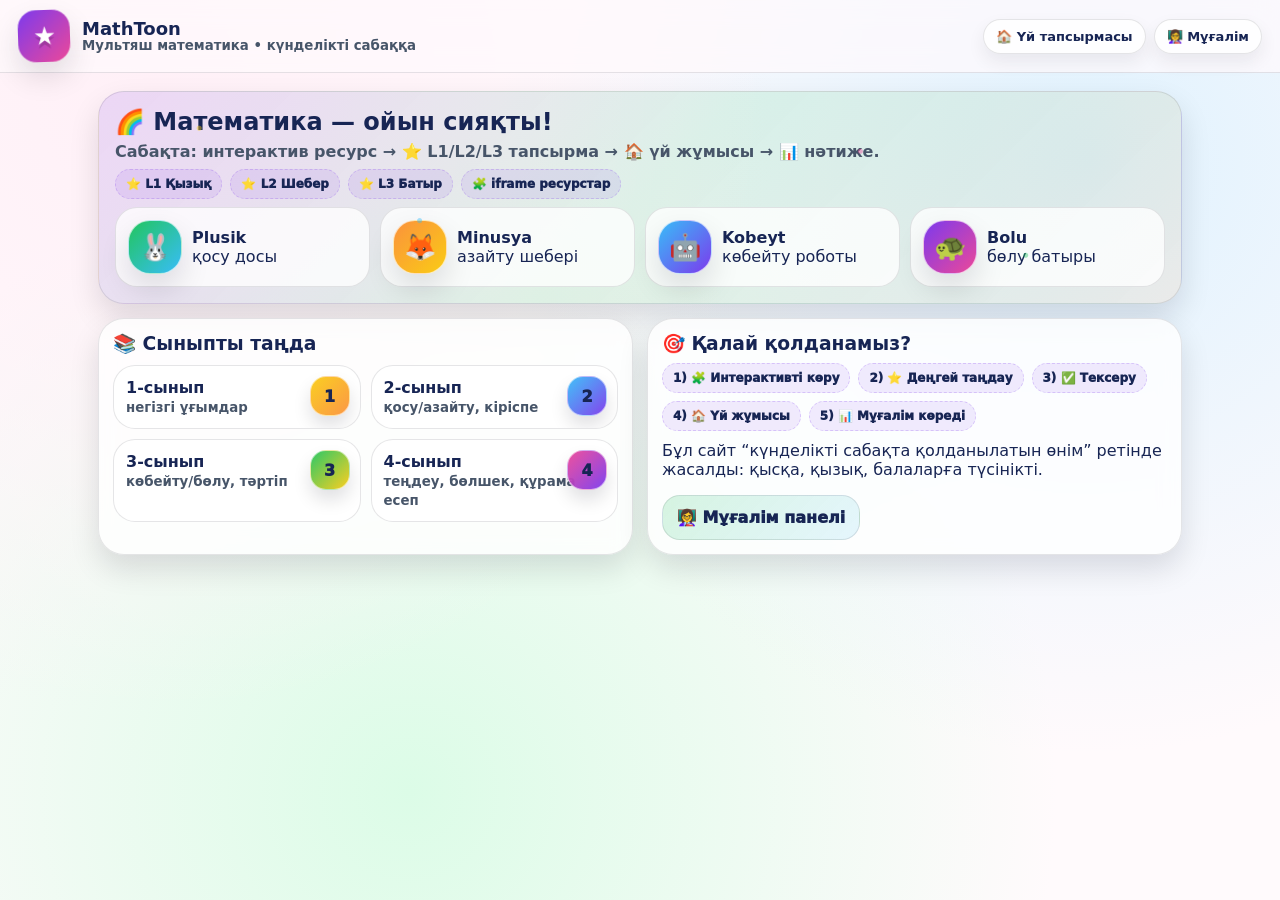
<file: index.html>
<!doctype html>
<html lang="kk">
<head>
  <meta charset="utf-8"/>
  <meta name="viewport" content="width=device-width,initial-scale=1"/>
  <title>MathToon • Бастауыш математика</title>
  <link rel="stylesheet" href="assets/style.css"/>
</head>
<body>
  <div class="topbar">
    <div class="nav">
      <div class="brand">
        <div class="logo"></div>
        <div>
          <h1>MathToon</h1>
          <small>Мультяш математика • күнделікті сабаққа</small>
        </div>
      </div>
      <div class="pills">
        <a class="pill" href="homework.html">🏠 Үй тапсырмасы</a>
        <a class="pill" href="teacher.html">👩‍🏫 Мұғалім</a>
      </div>
    </div>
  </div>

  <div class="container">
    <section class="hero">
      <div class="sparkles"></div>
      <h2>🌈 Математика — ойын сияқты!</h2>
      <p>Сабақта: интерактив ресурс → ⭐ L1/L2/L3 тапсырма → 🏠 үй жұмысы → 📊 нәтиже.</p>

      <div class="badges">
        <span class="badge">⭐ L1 Қызық</span>
        <span class="badge">⭐ L2 Шебер</span>
        <span class="badge">⭐ L3 Батыр</span>
        <span class="badge">🧩 iframe ресурстар</span>
      </div>

      <div class="characters">
        <div class="char">
          <div class="ava g">🐰</div>
          <div><b>Plusik</b><div class="muted">қосу досы</div></div>
        </div>
        <div class="char">
          <div class="ava o">🦊</div>
          <div><b>Minusya</b><div class="muted">азайту шебері</div></div>
        </div>
        <div class="char">
          <div class="ava b">🤖</div>
          <div><b>Kobeyt</b><div class="muted">көбейту роботы</div></div>
        </div>
        <div class="char">
          <div class="ava p">🐢</div>
          <div><b>Bolu</b><div class="muted">бөлу батыры</div></div>
        </div>
      </div>
    </section>

    <div class="grid">
      <div class="card span6">
        <h3>📚 Сыныпты таңда</h3>
        <div class="kids">
          <a class="kid" href="grade.html?g=1">
            <div class="sticker st1">1</div>
            <strong>1-сынып</strong><small>негізгі ұғымдар</small>
          </a>
          <a class="kid" href="grade.html?g=2">
            <div class="sticker st2">2</div>
            <strong>2-сынып</strong><small>қосу/азайту, кіріспе</small>
          </a>
          <a class="kid" href="grade.html?g=3">
            <div class="sticker st3">3</div>
            <strong>3-сынып</strong><small>көбейту/бөлу, тәртіп</small>
          </a>
          <a class="kid" href="grade.html?g=4">
            <div class="sticker st4">4</div>
            <strong>4-сынып</strong><small>теңдеу, бөлшек, құрама есеп</small>
          </a>
        </div>
      </div>

      <div class="card span6">
        <h3>🎯 Қалай қолданамыз?</h3>
        <div class="badges">
          <span class="badge">1) 🧩 Интерактивті көру</span>
          <span class="badge">2) ⭐ Деңгей таңдау</span>
          <span class="badge">3) ✅ Тексеру</span>
          <span class="badge">4) 🏠 Үй жұмысы</span>
          <span class="badge">5) 📊 Мұғалім көреді</span>
        </div>
        <p class="muted" style="margin-top:10px">
          Бұл сайт “күнделікті сабақта қолданылатын өнім” ретінде жасалды: қысқа, қызық, балаларға түсінікті.
        </p>
        <a class="btn g" href="teacher.html">👩‍🏫 Мұғалім панелі</a>
      </div>
    </div>
  </div>
</body>
</html>
</file>
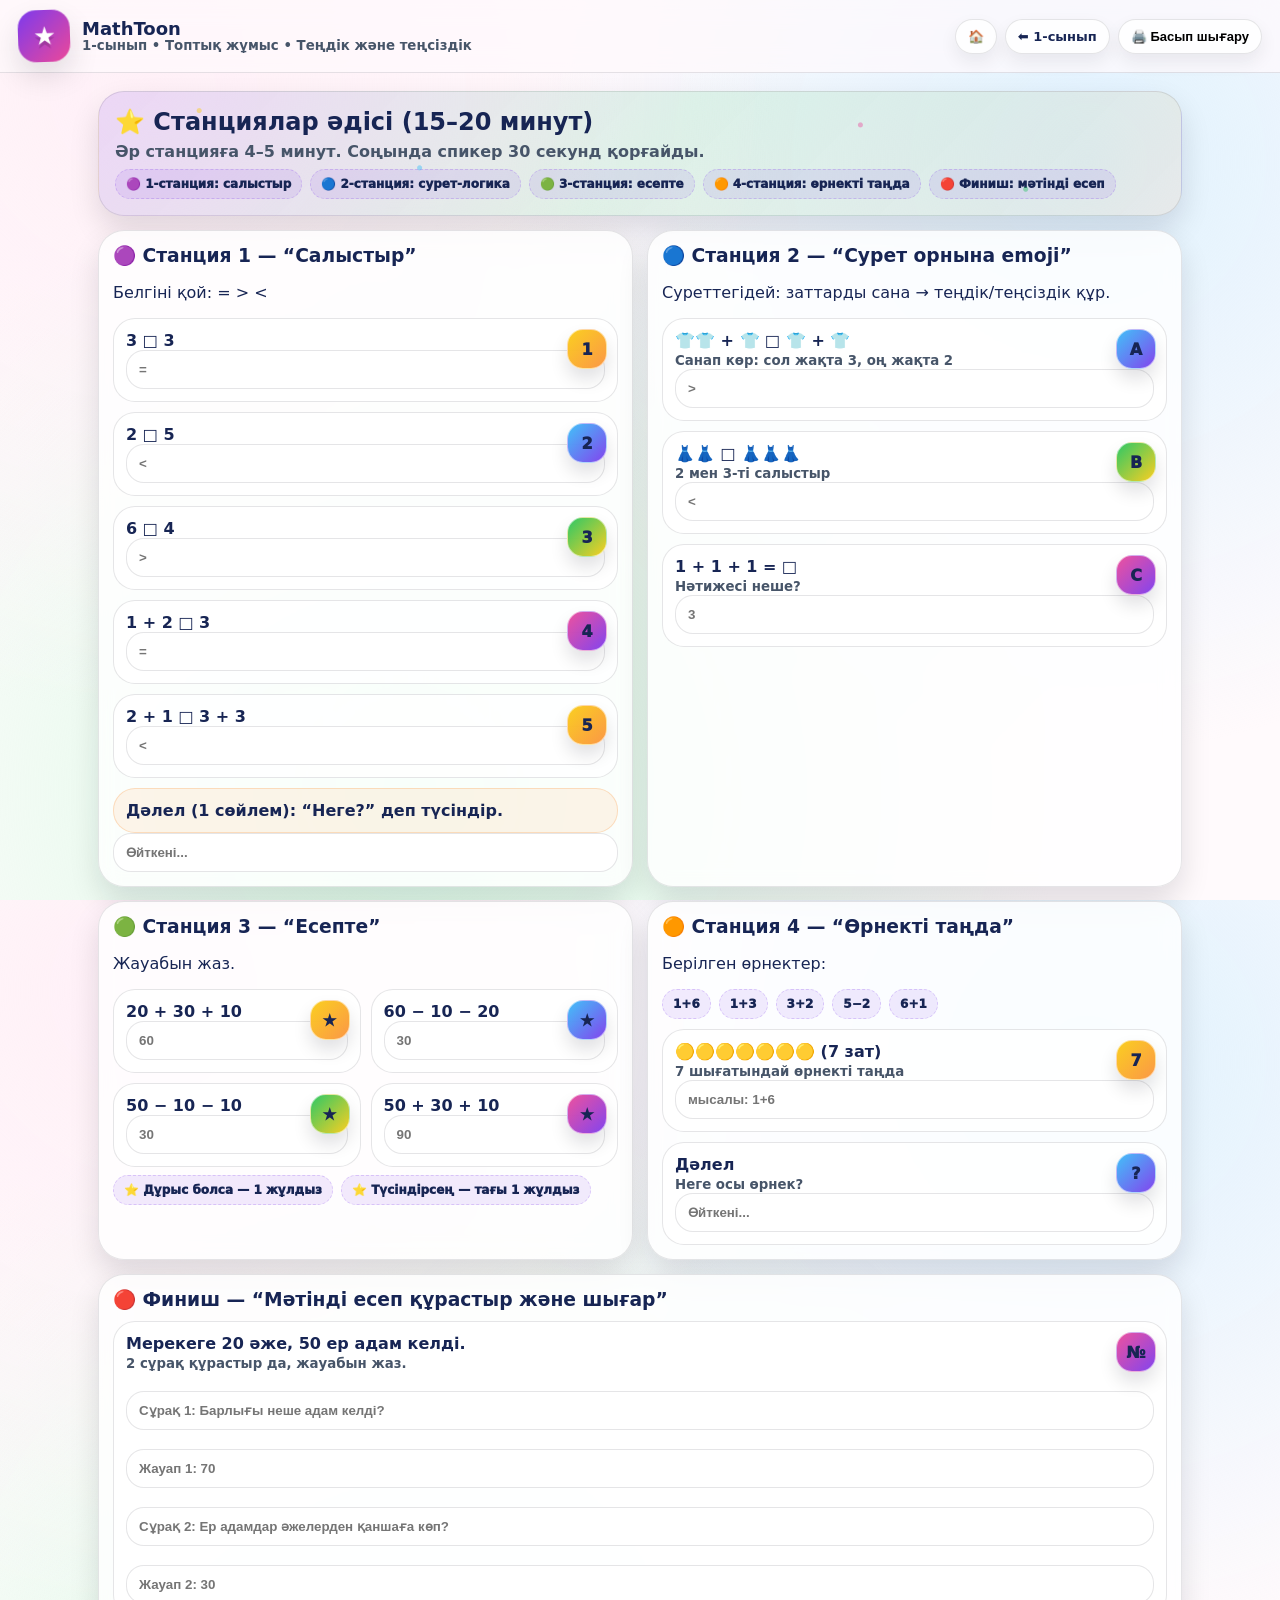
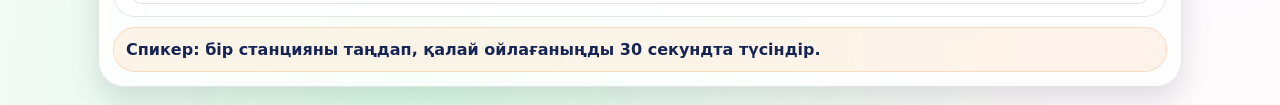
<file: groupwork-g1-eq89.html>
<!doctype html>
<html lang="kk">
<head>
  <meta charset="utf-8"/>
  <meta name="viewport" content="width=device-width,initial-scale=1"/>
  <title>1-сынып • Топтық жұмыс • Теңдік және теңсіздік</title>
  <link rel="stylesheet" href="assets/style.css"/>
</head>
<body>
  <div class="topbar">
    <div class="nav">
      <div class="brand">
        <div class="logo"></div>
        <div>
          <h1>MathToon</h1>
          <small>1-сынып • Топтық жұмыс • Теңдік және теңсіздік</small>
        </div>
      </div>
      <div class="pills">
        <a class="pill" href="index.html">🏠</a>
        <a class="pill" href="grade.html?g=1">⬅️ 1-сынып</a>
        <button class="pill" onclick="window.print()">🖨️ Басып шығару</button>
      </div>
    </div>
  </div>

  <div class="container">
    <section class="hero">
      <div class="sparkles"></div>
      <h2>⭐ Станциялар әдісі (15–20 минут)</h2>
      <p>Әр станцияға 4–5 минут. Соңында спикер 30 секунд қорғайды.</p>
      <div class="badges">
        <span class="badge">🟣 1-станция: салыстыр</span>
        <span class="badge">🔵 2-станция: сурет-логика</span>
        <span class="badge">🟢 3-станция: есепте</span>
        <span class="badge">🟠 4-станция: өрнекті таңда</span>
        <span class="badge">🔴 Финиш: мәтінді есеп</span>
      </div>
    </section>

    <div class="grid">

      <!-- Station 1 -->
      <div class="card span6">
        <h3>🟣 Станция 1 — “Салыстыр”</h3>
        <p class="muted">Белгіні қой: =  &gt;  &lt;</p>

        <div class="kids">
          <div class="kid" style="flex:1 1 100%">
            <div class="sticker st1">1</div>
            <strong>3 □ 3</strong>
            <input class="input" placeholder="=" />
          </div>

          <div class="kid" style="flex:1 1 100%">
            <div class="sticker st2">2</div>
            <strong>2 □ 5</strong>
            <input class="input" placeholder="<" />
          </div>

          <div class="kid" style="flex:1 1 100%">
            <div class="sticker st3">3</div>
            <strong>6 □ 4</strong>
            <input class="input" placeholder=">" />
          </div>

          <div class="kid" style="flex:1 1 100%">
            <div class="sticker st4">4</div>
            <strong>1 + 2 □ 3</strong>
            <input class="input" placeholder="=" />
          </div>

          <div class="kid" style="flex:1 1 100%">
            <div class="sticker st1">5</div>
            <strong>2 + 1 □ 3 + 3</strong>
            <input class="input" placeholder="<" />
          </div>
        </div>

        <div class="notice" style="margin-top:10px">
          Дәлел (1 сөйлем): “Неге?” деп түсіндір.
        </div>
        <input class="input" placeholder="Өйткені..." />
      </div>

      <!-- Station 2 -->
      <div class="card span6">
        <h3>🔵 Станция 2 — “Сурет орнына emoji”</h3>
        <p class="muted">Суреттегідей: заттарды сана → теңдік/теңсіздік құр.</p>

        <div class="kids">
          <div class="kid" style="flex:1 1 100%">
            <div class="sticker st2">A</div>
            <strong>👕👕 + 👕  □  👕 + 👕</strong>
            <small>Санап көр: сол жақта 3, оң жақта 2</small>
            <input class="input" placeholder=">" />
          </div>

          <div class="kid" style="flex:1 1 100%">
            <div class="sticker st3">B</div>
            <strong>👗👗  □  👗👗👗</strong>
            <small>2 мен 3-ті салыстыр</small>
            <input class="input" placeholder="<" />
          </div>

          <div class="kid" style="flex:1 1 100%">
            <div class="sticker st4">C</div>
            <strong>1 + 1 + 1 = □</strong>
            <small>Нәтижесі неше?</small>
            <input class="input" placeholder="3" />
          </div>
        </div>
      </div>

      <!-- Station 3 -->
      <div class="card span6">
        <h3>🟢 Станция 3 — “Есепте”</h3>
        <p class="muted">Жауабын жаз.</p>

        <div class="kids">
          <div class="kid"><div class="sticker st1">★</div><strong>20 + 30 + 10</strong><input class="input" placeholder="60"/></div>
          <div class="kid"><div class="sticker st2">★</div><strong>60 − 10 − 20</strong><input class="input" placeholder="30"/></div>
          <div class="kid"><div class="sticker st3">★</div><strong>50 − 10 − 10</strong><input class="input" placeholder="30"/></div>
          <div class="kid"><div class="sticker st4">★</div><strong>50 + 30 + 10</strong><input class="input" placeholder="90"/></div>
        </div>

        <div class="badges">
          <span class="badge">⭐ Дұрыс болса — 1 жұлдыз</span>
          <span class="badge">⭐ Түсіндірсең — тағы 1 жұлдыз</span>
        </div>
      </div>

      <!-- Station 4 -->
      <div class="card span6">
        <h3>🟠 Станция 4 — “Өрнекті таңда”</h3>
        <p class="muted">Берілген өрнектер:</p>
        <div class="badges">
          <span class="badge">1+6</span>
          <span class="badge">1+3</span>
          <span class="badge">3+2</span>
          <span class="badge">5−2</span>
          <span class="badge">6+1</span>
        </div>

        <div class="kids">
          <div class="kid" style="flex:1 1 100%">
            <div class="sticker st1">7</div>
            <strong>🟡🟡🟡🟡🟡🟡🟡 (7 зат)</strong>
            <small>7 шығатындай өрнекті таңда</small>
            <input class="input" placeholder="мысалы: 1+6" />
          </div>

          <div class="kid" style="flex:1 1 100%">
            <div class="sticker st2">?</div>
            <strong>Дәлел</strong>
            <small>Неге осы өрнек?</small>
            <input class="input" placeholder="Өйткені..." />
          </div>
        </div>
      </div>

      <!-- Finish -->
      <div class="card">
        <h3>🔴 Финиш — “Мәтінді есеп құрастыр және шығар”</h3>
        <div class="kids">
          <div class="kid" style="flex:1 1 100%">
            <div class="sticker st4">№</div>
            <strong>Мерекеге 20 әже, 50 ер адам келді.</strong>
            <small>2 сұрақ құрастыр да, жауабын жаз.</small>
            <br/><br/>
            <input class="input" placeholder="Сұрақ 1: Барлығы неше адам келді?" />
            <br/><br/>
            <input class="input" placeholder="Жауап 1: 70" />
            <br/><br/>
            <input class="input" placeholder="Сұрақ 2: Ер адамдар әжелерден қаншаға көп?" />
            <br/><br/>
            <input class="input" placeholder="Жауап 2: 30" />
          </div>
        </div>

        <div class="notice" style="margin-top:10px">
          Спикер: бір станцияны таңдап, қалай ойлағаныңды 30 секундта түсіндір.
        </div>
      </div>

    </div>
  </div>
</body>
</html>
</file>
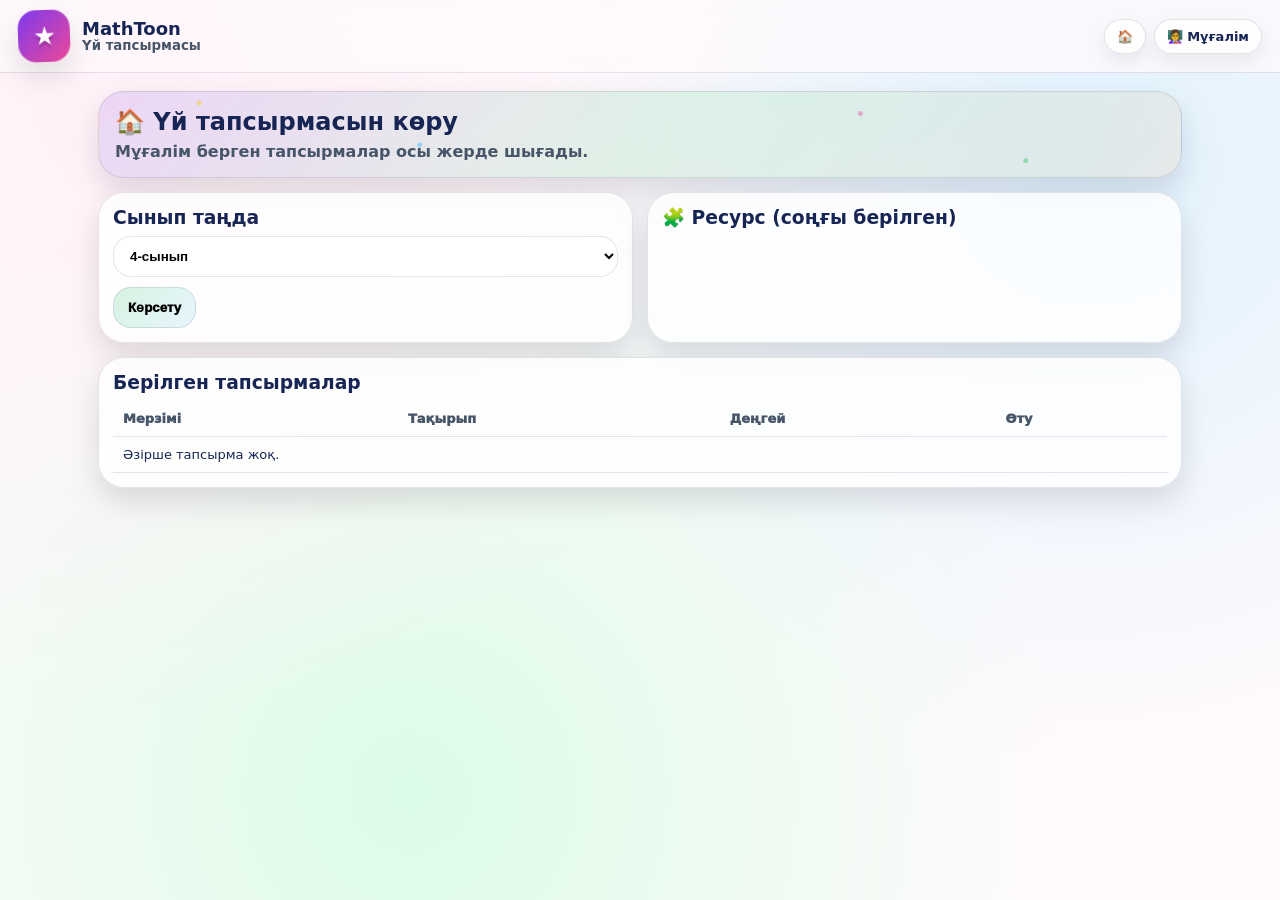
<file: homework.html>
<!doctype html>
<html lang="kk">
<head>
  <meta charset="utf-8"/>
  <meta name="viewport" content="width=device-width,initial-scale=1"/>
  <title>Үй тапсырмасы • MathToon</title>
  <link rel="stylesheet" href="assets/style.css"/>
</head>
<body>
  <div class="topbar">
    <div class="nav">
      <div class="brand">
        <div class="logo"></div>
        <div><h1>MathToon</h1><small>Үй тапсырмасы</small></div>
      </div>
      <div class="pills">
        <a class="pill" href="index.html">🏠</a>
        <a class="pill" href="teacher.html">👩‍🏫 Мұғалім</a>
      </div>
    </div>
  </div>

  <div class="container">
    <section class="hero">
      <div class="sparkles"></div>
      <h2>🏠 Үй тапсырмасын көру</h2>
      <p>Мұғалім берген тапсырмалар осы жерде шығады.</p>
    </section>

    <div class="grid">
      <div class="card span6">
        <h3>Сынып таңда</h3>
        <select id="g" class="input">
          <option value="1">1-сынып</option>
          <option value="2">2-сынып</option>
          <option value="3">3-сынып</option>
          <option value="4" selected>4-сынып</option>
        </select>
        <button class="btn g" id="load" style="margin-top:10px">Көрсету</button>
      </div>

      <div class="card span6">
        <h3>🧩 Ресурс (соңғы берілген)</h3>
        <div id="embedBox"></div>
      </div>

      <div class="card">
        <h3>Берілген тапсырмалар</h3>
        <table class="table">
          <thead><tr><th>Мерзімі</th><th>Тақырып</th><th>Деңгей</th><th>Өту</th></tr></thead>
          <tbody id="rows"><tr><td colspan="4" class="muted">Әзірше тапсырма жоқ.</td></tr></tbody>
        </table>
      </div>
    </div>
  </div>

  <script type="module">
    import {loadCurriculum} from "./assets/data.js";
    import {qs, getHomeworkFor, renderEmbedSmart} from "./assets/app.js";

    (async ()=>{
      const cur = await loadCurriculum();
      const titleOf = (g, tid)=> (cur.grades[g]?.topics ?? []).find(x=>x.id===tid)?.title || tid;

      function render(){
        const g = qs("#g").value;
        const hws = getHomeworkFor(String(g));
        const rows = qs("#rows");

        if(!hws.length){
          rows.innerHTML = `<tr><td colspan="4" class="muted">Әзірше тапсырма жоқ.</td></tr>`;
          renderEmbedSmart("");
          return;
        }

        rows.innerHTML = hws.map(hw=>`
          <tr>
            <td>${hw.due || "-"}</td>
            <td>${titleOf(String(g), hw.topicId)}</td>
            <td>${hw.level}</td>
            <td><a class="pill" href="practice.html?g=${g}&tid=${hw.topicId}&lvl=${hw.level}">Өту</a></td>
          </tr>
        `).join("");

        renderEmbedSmart(hws[0].iframeUrl || "");
      }

      qs("#load").onclick = render;
      render();
    })();
  </script>
</body>
</html>
</file>
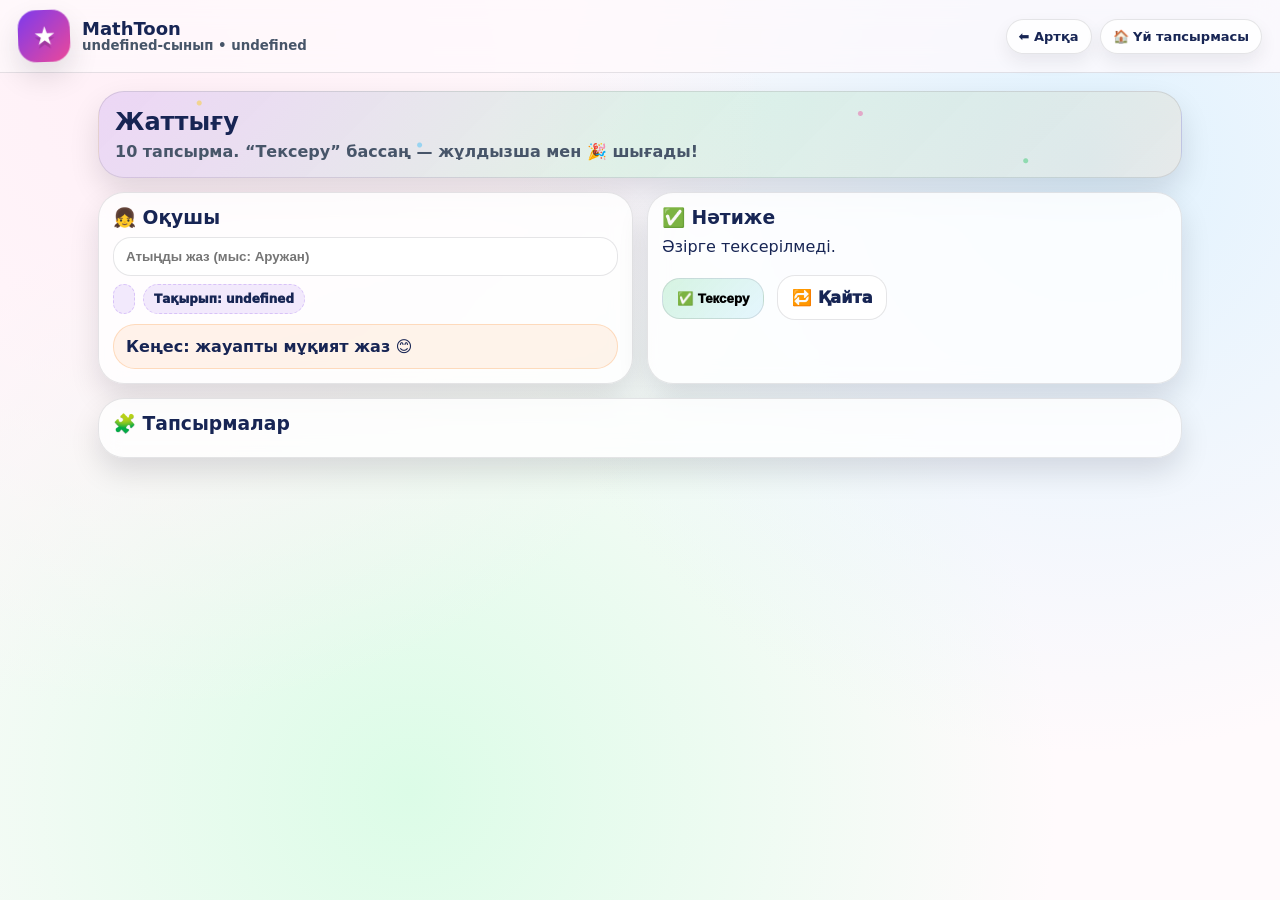
<file: practice.html>
<!doctype html>
<html lang="kk">
<head>
  <meta charset="utf-8"/>
  <meta name="viewport" content="width=device-width,initial-scale=1"/>
  <title>Жаттығу • MathToon</title>
  <link rel="stylesheet" href="assets/style.css"/>
</head>
<body>
  <div class="topbar">
    <div class="nav">
      <div class="brand">
        <div class="logo"></div>
        <div><h1>MathToon</h1><small id="crumb">Жаттығу</small></div>
      </div>
      <div class="pills">
        <a class="pill" id="back" href="#">⬅️ Артқа</a>
        <a class="pill" href="homework.html">🏠 Үй тапсырмасы</a>
      </div>
    </div>
  </div>

  <div class="container">
    <section class="hero">
      <div class="sparkles"></div>
      <h2 id="title">Жаттығу</h2>
      <p>10 тапсырма. “Тексеру” бассаң — жұлдызша мен 🎉 шығады!</p>
    </section>

    <div class="grid">
      <div class="card span6">
        <h3>👧 Оқушы</h3>
        <input id="name" class="input" placeholder="Атыңды жаз (мыс: Аружан)"/>
        <div class="badges">
          <span class="badge" id="lvl">L1</span>
          <span class="badge" id="meta"></span>
        </div>
        <div class="notice" style="margin-top:10px">
          Кеңес: жауапты мұқият жаз 😊
        </div>
      </div>

      <div class="card span6">
        <h3>✅ Нәтиже</h3>
        <div id="scoreBox" class="muted">Әзірге тексерілмеді.</div><br/>
        <button class="btn g" id="check">✅ Тексеру</button>
        <a class="btn" id="retry" href="#" style="margin-left:8px">🔁 Қайта</a>
      </div>

      <div class="card">
        <h3>🧩 Тапсырмалар</h3>
        <div id="list"></div>
      </div>
    </div>
  </div>

  <script type="module">
    import {params, qs, qsa, formatDate, buildQuiz, saveResult, confettiBurst, renderStars} from "./assets/app.js";

    (async ()=>{
      const {g, tid, lvl} = params();
      qs("#crumb").textContent = `${g}-сынып • ${lvl}`;
      qs("#lvl").textContent = lvl;
      qs("#meta").textContent = `Тақырып: ${tid}`;
      qs("#back").href = `topic.html?g=${g}&tid=${tid}`;
      qs("#retry").href = `practice.html?g=${g}&tid=${tid}&lvl=${lvl}`;

      const quiz = buildQuiz(tid, lvl, 10);
      qs("#list").innerHTML = quiz.map((t,i)=>`
        <div class="kid" style="flex:1 1 100%">
          <div class="sticker ${["st1","st2","st3","st4"][i%4]}">${i+1}</div>
          <strong>${t.q}</strong>
          <input class="input ans" data-i="${i}" placeholder="Жауап"/>
        </div>
      `).join("");

      qs("#check").onclick = ()=>{
        const name = qs("#name").value.trim() || "Аты жоқ";
        const answers = qsa(".ans").map(el => (el.value||"").trim());
        let correct = 0;

        quiz.forEach((t,i)=>{
          if(String(answers[i]).toUpperCase() === String(t.a).toUpperCase()) correct++;
        });

        // ⭐ жұлдызша: 0-10 -> 0-5
        const stars = Math.max(0, Math.min(5, Math.round(correct/2)));

        qs("#scoreBox").innerHTML = `
          <div class="badges">
            <span class="badge">👤 ${name}</span>
            <span class="badge">✅ ${correct}/10</span>
            <span class="badge">📅 ${formatDate()}</span>
          </div>
          ${renderStars(stars)}
          <div class="muted" style="margin-top:8px;font-weight:900">
            Нәтиже сақталды (teacher панельде көрінеді).
          </div>
        `;

        if(stars >= 3) confettiBurst();

        saveResult({
          grade: String(g),
          topicId: tid,
          level: lvl,
          score: correct,
          total: 10,
          name,
          date: formatDate()
        });
      };
    })();
  </script>
</body>
</html>
</file>
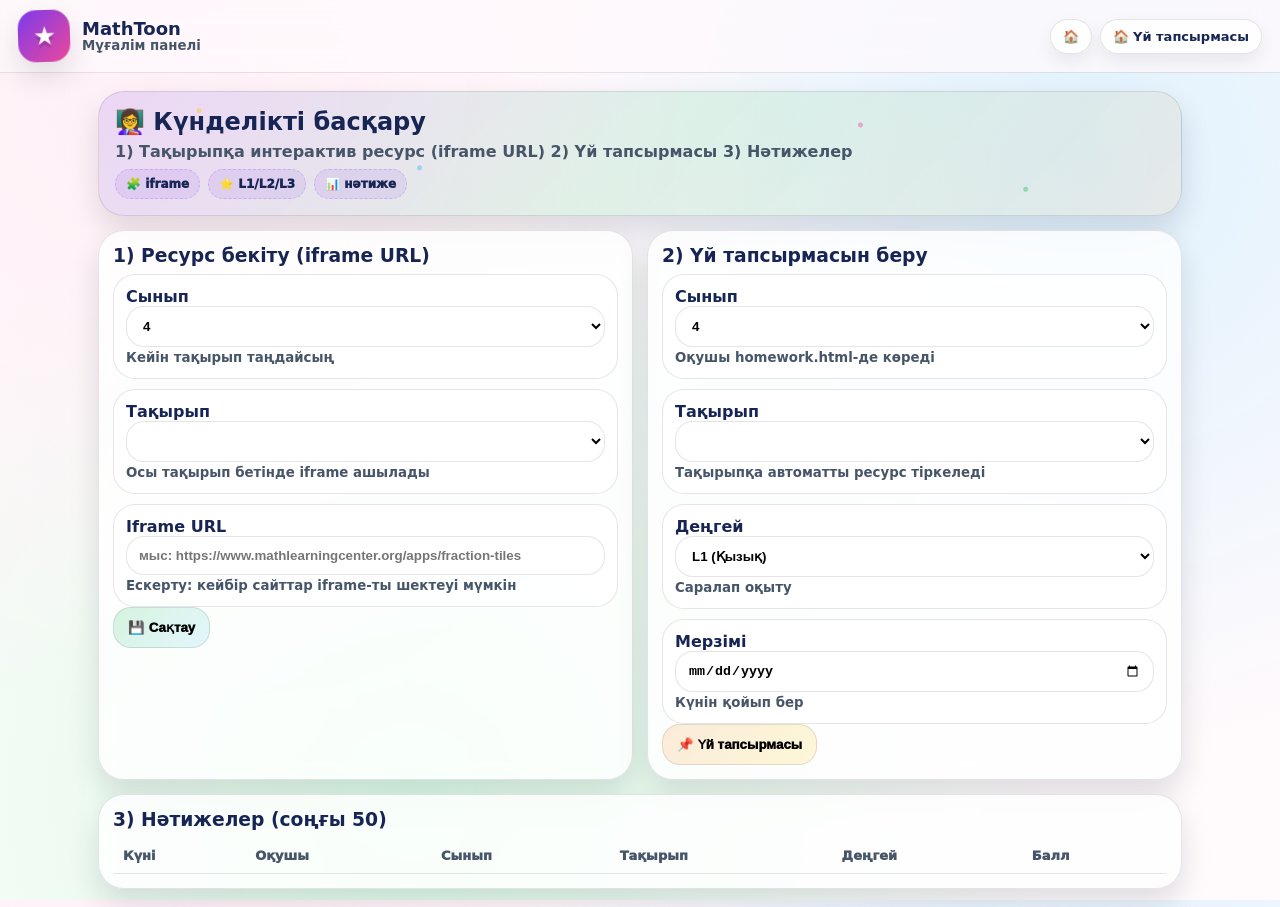
<file: teacher.html>
<!doctype html>
<html lang="kk">
<head>
  <meta charset="utf-8"/>
  <meta name="viewport" content="width=device-width,initial-scale=1"/>
  <title>Мұғалім • MathToon</title>
  <link rel="stylesheet" href="assets/style.css"/>
</head>
<body>
  <div class="topbar">
    <div class="nav">
      <div class="brand">
        <div class="logo"></div>
        <div><h1>MathToon</h1><small>Мұғалім панелі</small></div>
      </div>
      <div class="pills">
        <a class="pill" href="index.html">🏠</a>
        <a class="pill" href="homework.html">🏠 Үй тапсырмасы</a>
      </div>
    </div>
  </div>

  <div class="container">
    <section class="hero">
      <div class="sparkles"></div>
      <h2>👩‍🏫 Күнделікті басқару</h2>
      <p>1) Тақырыпқа интерактив ресурс (iframe URL)  2) Үй тапсырмасы  3) Нәтижелер</p>
      <div class="badges">
        <span class="badge">🧩 iframe</span>
        <span class="badge">⭐ L1/L2/L3</span>
        <span class="badge">📊 нәтиже</span>
      </div>
    </section>

    <div class="grid">
      <div class="card span6">
        <h3>1) Ресурс бекіту (iframe URL)</h3>
        <div class="kids" style="margin-top:0">
          <div class="kid" style="flex:1 1 100%">
            <strong>Сынып</strong>
            <select id="g1" class="input">
              <option value="1">1</option><option value="2">2</option><option value="3">3</option><option value="4" selected>4</option>
            </select>
            <small>Кейін тақырып таңдайсың</small>
          </div>
          <div class="kid" style="flex:1 1 100%">
            <strong>Тақырып</strong>
            <select id="tid1" class="input"></select>
            <small>Осы тақырып бетінде iframe ашылады</small>
          </div>
          <div class="kid" style="flex:1 1 100%">
            <strong>Iframe URL</strong>
            <input id="iframeUrl" class="input" placeholder="мыс: https://www.mathlearningcenter.org/apps/fraction-tiles"/>
            <small>Ескерту: кейбір сайттар iframe-ты шектеуі мүмкін</small>
          </div>
        </div>
        <button class="btn g" id="saveEmbed">💾 Сақтау</button>
        <div id="embedPreview" style="margin-top:10px"></div>
      </div>

      <div class="card span6">
        <h3>2) Үй тапсырмасын беру</h3>
        <div class="kids" style="margin-top:0">
          <div class="kid" style="flex:1 1 100%">
            <strong>Сынып</strong>
            <select id="g2" class="input">
              <option value="1">1</option><option value="2">2</option><option value="3">3</option><option value="4" selected>4</option>
            </select>
            <small>Оқушы homework.html-де көреді</small>
          </div>
          <div class="kid" style="flex:1 1 100%">
            <strong>Тақырып</strong>
            <select id="tid2" class="input"></select>
            <small>Тақырыпқа автоматты ресурс тіркеледі</small>
          </div>
          <div class="kid" style="flex:1 1 100%">
            <strong>Деңгей</strong>
            <select id="lvl" class="input">
              <option value="L1">L1 (Қызық)</option>
              <option value="L2">L2 (Шебер)</option>
              <option value="L3">L3 (Батыр)</option>
            </select>
            <small>Саралап оқыту</small>
          </div>
          <div class="kid" style="flex:1 1 100%">
            <strong>Мерзімі</strong>
            <input id="due" class="input" type="date"/>
            <small>Күнін қойып бер</small>
          </div>
        </div>

        <button class="btn o" id="assign">📌 Үй тапсырмасы</button>
      </div>

      <div class="card">
        <h3>3) Нәтижелер (соңғы 50)</h3>
        <table class="table">
          <thead><tr><th>Күні</th><th>Оқушы</th><th>Сынып</th><th>Тақырып</th><th>Деңгей</th><th>Балл</th></tr></thead>
          <tbody id="res"></tbody>
        </table>
      </div>
    </div>
  </div>

  <script type="module">
    import {loadCurriculum} from "./assets/data.js";
    import {qs, store, formatDate, setHomework, getEmbedUrl, setEmbedUrl} from "./assets/app.js";

    (async ()=>{
      const cur = await loadCurriculum();
      const titleOf = (g, tid)=> (cur.grades[g]?.topics ?? []).find(x=>x.id===tid)?.title || tid;

      function fillTopics(grade, selectEl){
        const topics = cur.grades[String(grade)]?.topics ?? [];
        selectEl.innerHTML = topics.map(t=>`<option value="${t.id}">${t.title}</option>`).join("");
      }

      fillTopics(qs("#g1").value, qs("#tid1"));
      fillTopics(qs("#g2").value, qs("#tid2"));
      qs("#g1").onchange = ()=> fillTopics(qs("#g1").value, qs("#tid1"));
      qs("#g2").onchange = ()=> fillTopics(qs("#g2").value, qs("#tid2"));

      // default due date: today+2
      const d = new Date(); d.setDate(d.getDate()+2);
      qs("#due").value = formatDate(d);

      // preview current embed when topic changes
      function preview(){
        const g = String(qs("#g1").value);
        const tid = qs("#tid1").value;
        const url = getEmbedUrl(g, tid);
        qs("#iframeUrl").value = url || "";
        qs("#embedPreview").innerHTML = url ? `
          <div class="badges"><span class="badge">Алдын ала</span><a class="badge" target="_blank" rel="noreferrer" href="${url}">↗️ Жаңа бет</a></div>
          <div class="embed" style="margin-top:8px"><iframe src="${url}" loading="lazy" allowfullscreen></iframe></div>
        ` : `<div class="notice">Бұл тақырыпта ресурс жоқ. URL қойсаң — сақталады.</div>`;
      }
      qs("#tid1").onchange = preview;
      qs("#g1").onchange = preview;
      preview();

      qs("#saveEmbed").onclick = ()=>{
        const g = String(qs("#g1").value);
        const tid = qs("#tid1").value;
        const url = qs("#iframeUrl").value.trim();
        setEmbedUrl(g, tid, url);
        preview();
        alert("✅ Ресурс сақталды!");
      };

      qs("#assign").onclick = ()=>{
        const g = String(qs("#g2").value);
        const tid = qs("#tid2").value;
        const level = qs("#lvl").value;
        const due = qs("#due").value;

        const iframeUrl = getEmbedUrl(g, tid);
        setHomework({ grade:g, topicId:tid, level, due, iframeUrl });

        alert(`✅ Үй тапсырмасы берілді:\n${g}-сынып • ${titleOf(g, tid)} • ${level}`);
        renderResults();
      };

      function renderResults(){
        const results = store.get("results", []).slice(0,50);
        qs("#res").innerHTML = results.length ? results.map(r=>`
          <tr>
            <td>${r.date}</td>
            <td>${r.name}</td>
            <td>${r.grade}</td>
            <td>${titleOf(r.grade, r.topicId)}</td>
            <td>${r.level}</td>
            <td>${r.score}/${r.total}</td>
          </tr>
        `).join("") : `<tr><td colspan="6" class="muted">Әзірше нәтиже жоқ.</td></tr>`;
      }
      renderResults();
    })();
  </script>
</body>
</html>
</file>
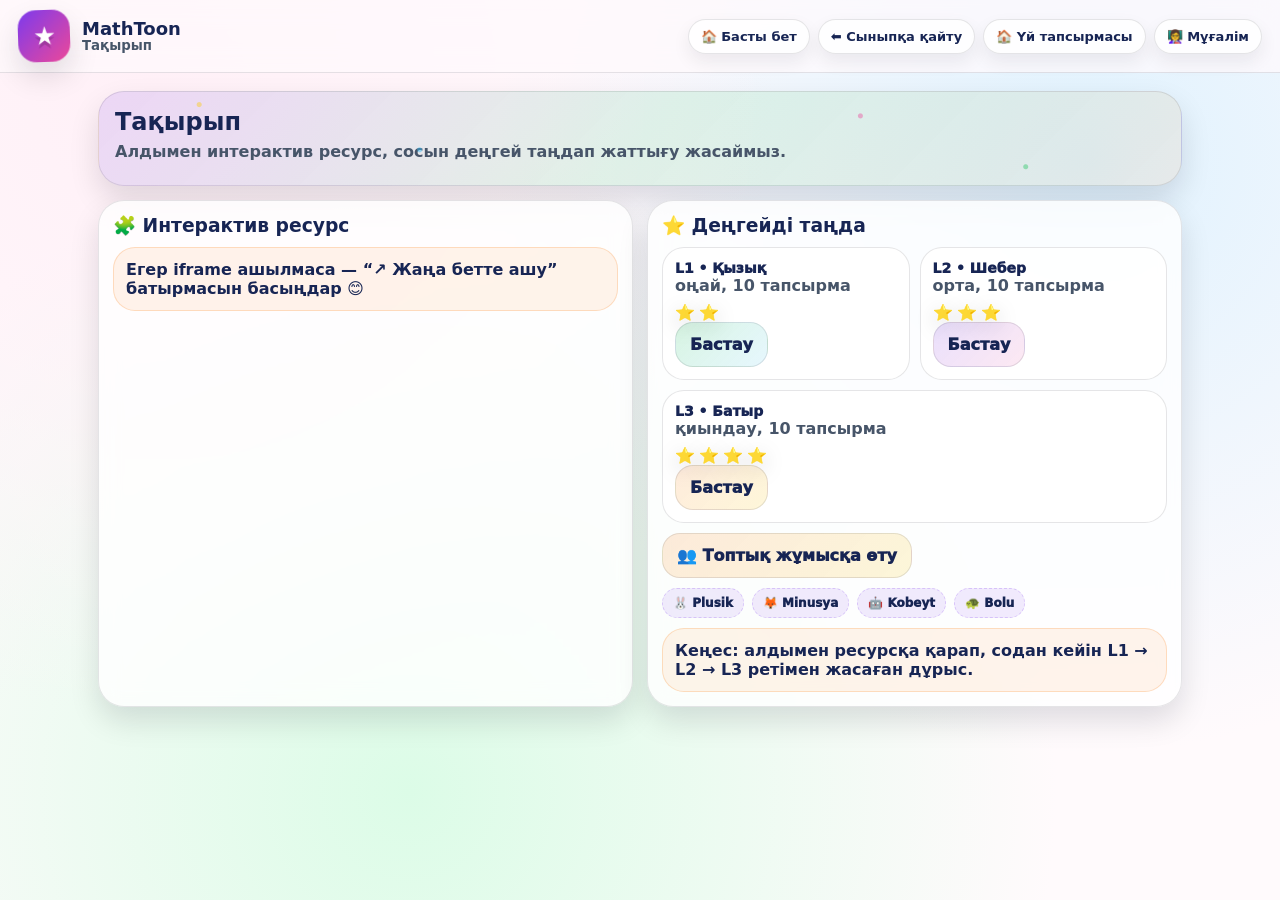
<file: topic.html>
<!doctype html>
<html lang="kk">
<head>
  <meta charset="utf-8"/>
  <meta name="viewport" content="width=device-width,initial-scale=1"/>
  <title>Тақырып • MathToon</title>
  <link rel="stylesheet" href="assets/style.css"/>
</head>
<body>
  <!-- TOP BAR -->
  <div class="topbar">
    <div class="nav">
      <div class="brand">
        <div class="logo"></div>
        <div>
          <h1>MathToon</h1>
          <small id="crumb">Тақырып</small>
        </div>
      </div>

      <div class="pills">
        <a class="pill" href="index.html">🏠 Басты бет</a>
        <a class="pill" id="back" href="#">⬅️ Сыныпқа қайту</a>
        <a class="pill" href="homework.html">🏠 Үй тапсырмасы</a>
        <a class="pill" href="teacher.html">👩‍🏫 Мұғалім</a>
      </div>
    </div>
  </div>

  <div class="container">
    <!-- HERO -->
    <section class="hero">
      <div class="sparkles"></div>
      <h2 id="t">Тақырып</h2>
      <p id="desc">Алдымен интерактив ресурс, сосын деңгей таңдап жаттығу жасаймыз.</p>
      <div class="badges" id="metaBadges"></div>
    </section>

    <div class="grid">
      <!-- LEFT: EMBED -->
      <div class="card span6">
        <h3>🧩 Интерактив ресурс</h3>
        <div id="embedBox"></div>
        <div class="notice" style="margin-top:10px">
          Егер iframe ашылмаса — “↗️ Жаңа бетте ашу” батырмасын басыңдар 😊
        </div>
      </div>

      <!-- RIGHT: LEVELS -->
      <div class="card span6">
        <h3>⭐ Деңгейді таңда</h3>

        <div class="levels">
          <div class="level">
            <div class="tag">L1 • Қызық</div>
            <div class="muted">оңай, 10 тапсырма</div>
            <div class="starbar"><span class="star">⭐</span><span class="star">⭐</span></div>
            <a class="btn g" id="go1" href="#">Бастау</a>
          </div>

          <div class="level">
            <div class="tag">L2 • Шебер</div>
            <div class="muted">орта, 10 тапсырма</div>
            <div class="starbar"><span class="star">⭐</span><span class="star">⭐</span><span class="star">⭐</span></div>
            <a class="btn p" id="go2" href="#">Бастау</a>
          </div>

          <div class="level">
            <div class="tag">L3 • Батыр</div>
            <div class="muted">қиындау, 10 тапсырма</div>
            <div class="starbar"><span class="star">⭐</span><span class="star">⭐</span><span class="star">⭐</span><span class="star">⭐</span></div>
            <a class="btn o" id="go3" href="#">Бастау</a>
          </div>
        </div>

        <!-- GROUPWORK BUTTON (auto show only for some topics) -->
        <a class="btn o" id="groupBtn" href="#" style="margin-top:10px">👥 Топтық жұмысқа өту</a>

        <div class="badges" style="margin-top:10px">
          <span class="badge">🐰 Plusik</span>
          <span class="badge">🦊 Minusya</span>
          <span class="badge">🤖 Kobeyt</span>
          <span class="badge">🐢 Bolu</span>
        </div>

        <div class="notice" style="margin-top:10px">
          Кеңес: алдымен ресурсқа қарап, содан кейін L1 → L2 → L3 ретімен жасаған дұрыс.
        </div>
      </div>
    </div>
  </div>

  <script type="module">
    import {loadCurriculum} from "./assets/data.js";
    import {params, qs, getEmbedUrl, renderEmbedSmart} from "./assets/app.js";

    (async ()=>{
      // URL params
      const {g, tid} = params();

      // Back links / crumbs
      qs("#crumb").textContent = `${g}-сынып • ${tid}`;
      qs("#back").href = `grade.html?g=${g}`;

      // Load curriculum + set title
      const cur = await loadCurriculum();
      const topics = cur?.grades?.[String(g)]?.topics ?? [];
      const topic = topics.find(x => x.id === tid);

      qs("#t").textContent = topic?.title || "Тақырып";
      qs("#desc").textContent = "Алдымен интерактив ресурс, сосын деңгей таңдап жаттығу жасаймыз.";

      // Meta badges
      const section = topic?.section || "Математика";
      qs("#metaBadges").innerHTML = `
        <span class="badge">📘 ${g}-сынып</span>
        <span class="badge">📌 ${section}</span>
        <span class="badge">🧩 Ресурс + деңгейлік тапсырма</span>
      `;

      // Render embed
      const url = getEmbedUrl(String(g), tid);
      renderEmbedSmart(url);

      // Level links
      qs("#go1").href = `practice.html?g=${g}&tid=${tid}&lvl=L1`;
      qs("#go2").href = `practice.html?g=${g}&tid=${tid}&lvl=L2`;
      qs("#go3").href = `practice.html?g=${g}&tid=${tid}&lvl=L3`;

      // Groupwork mapping (add more topics here if you want)
      const groupMap = {
        "g1-eq89": "groupwork-g1-eq89.html"
      };

      const btn = qs("#groupBtn");
      const page = groupMap[tid];

      if(page){
        btn.href = page;
        btn.style.display = "inline-flex";
      } else {
        btn.style.display = "none";
      }
    })();
  </script>
</body>
</html>
</file>
<file: assets/style.css>
:root{
  --bg1:#fff0f7;
  --bg2:#e0f2fe;
  --bg3:#dcfce7;

  --card:#ffffffcc;
  --ink:#172554;
  --muted:#475569;

  --p:#7c3aed;
  --g:#22c55e;
  --o:#fb923c;
  --b:#38bdf8;
  --y:#facc15;
  --pink:#ec4899;

  --stroke: rgba(2,6,23,.10);
  --shadow: 0 14px 30px rgba(2,6,23,.12);
  --r: 26px;
}

*{box-sizing:border-box}
html,body{height:100%}
body{
  margin:0;
  font-family: ui-rounded, system-ui, -apple-system, Segoe UI, Roboto, Arial;
  color:var(--ink);
  background:
    radial-gradient(circle at 12% 10%, var(--bg1), transparent 45%),
    radial-gradient(circle at 85% 18%, var(--bg2), transparent 45%),
    radial-gradient(circle at 32% 88%, var(--bg3), transparent 55%),
    #fffafc;
  overflow-x:hidden;
}

a{color:inherit;text-decoration:none}
.container{max-width:1120px;margin:0 auto;padding:18px}
.topbar{
  position:sticky;top:0;z-index:20;
  backdrop-filter: blur(12px);
  background: rgba(255,250,252,.72);
  border-bottom:1px solid var(--stroke);
}
.nav{
  display:flex;align-items:center;justify-content:space-between;
  gap:12px;padding:10px 18px;
}

.brand{display:flex;align-items:center;gap:12px}
.logo{
  width:52px;height:52px;border-radius:18px;
  background: linear-gradient(135deg, var(--p), var(--pink));
  box-shadow: var(--shadow);
  position:relative;
  transform: rotate(-2deg);
}
.logo:after{
  content:"★";
  position:absolute;inset:0;
  display:grid;place-items:center;
  color:white;font-weight:1000;font-size:22px;
  text-shadow: 0 4px 0 rgba(0,0,0,.15);
}
.brand h1{margin:0;font-size:18px;line-height:1.1}
.brand small{display:block;color:var(--muted);font-weight:800}

.pills{display:flex;gap:8px;flex-wrap:wrap}
.pill{
  padding:9px 12px;border-radius:999px;
  border:1px solid var(--stroke);
  background: rgba(255,255,255,.75);
  box-shadow: 0 8px 18px rgba(2,6,23,.07);
  font-weight:900;font-size:13px;
  transition: transform .15s ease;
}
.pill:hover{transform: translateY(-1px) scale(1.01)}

.hero{
  border-radius: var(--r);
  border:1px solid var(--stroke);
  box-shadow: var(--shadow);
  padding:16px;
  background:
    linear-gradient(135deg, rgba(124,58,237,.14), rgba(34,197,94,.12), rgba(251,146,60,.10));
  position:relative;
  overflow:hidden;
}

.hero h2{margin:0 0 6px 0;font-size:24px}
.hero p{margin:0;color:var(--muted);font-weight:800}

.sparkles{
  position:absolute;inset:-10px;
  pointer-events:none;
  opacity:.55;
  background-image:
    radial-gradient(circle at 10% 20%, rgba(250,204,21,.8) 0 2px, transparent 3px),
    radial-gradient(circle at 30% 60%, rgba(56,189,248,.8) 0 2px, transparent 3px),
    radial-gradient(circle at 70% 30%, rgba(236,72,153,.75) 0 2px, transparent 3px),
    radial-gradient(circle at 85% 75%, rgba(34,197,94,.75) 0 2px, transparent 3px);
  animation: floaty 6s ease-in-out infinite;
}
@keyframes floaty{
  0%{transform: translateY(0px)}
  50%{transform: translateY(-10px)}
  100%{transform: translateY(0px)}
}

.grid{display:grid;grid-template-columns:repeat(12,1fr);gap:14px;margin-top:14px}
.card{
  grid-column: span 12;
  background: var(--card);
  border:1px solid var(--stroke);
  border-radius: var(--r);
  padding:14px;
  box-shadow: var(--shadow);
  backdrop-filter: blur(10px);
}

@media(min-width:860px){
  .span6{grid-column: span 6;}
  .span4{grid-column: span 4;}
  .span8{grid-column: span 8;}
}

.card h3{margin:0 0 8px 0}

.btn{
  display:inline-flex;align-items:center;gap:10px;
  padding:12px 14px;border-radius:18px;
  border:1px solid var(--stroke);
  background: rgba(255,255,255,.8);
  font-weight:1000;
  cursor:pointer;
  transition: transform .15s ease;
}
.btn:hover{transform: translateY(-1px)}
.btn.p{background: linear-gradient(135deg, rgba(124,58,237,.16), rgba(236,72,153,.12))}
.btn.g{background: linear-gradient(135deg, rgba(34,197,94,.18), rgba(56,189,248,.12))}
.btn.o{background: linear-gradient(135deg, rgba(251,146,60,.18), rgba(250,204,21,.16))}

.badges{display:flex;gap:8px;flex-wrap:wrap;margin-top:8px}
.badge{
  padding:7px 10px;border-radius:999px;
  background: rgba(124,58,237,.10);
  border:1px dashed rgba(124,58,237,.22);
  font-weight:1000;font-size:12px;
}

.kids{display:flex;gap:10px;flex-wrap:wrap;margin-top:10px}
.kid{
  flex:1 1 210px;
  border-radius:22px;
  padding:12px;
  border:1px solid var(--stroke);
  background: rgba(255,255,255,.78);
  position:relative;
  overflow:hidden;
  transition: transform .15s ease;
}
.kid:hover{transform: translateY(-2px)}
.kid strong{display:block;font-size:16px}
.kid small{color:var(--muted);font-weight:800}

.kid .sticker{
  position:absolute;right:10px;top:10px;
  width:40px;height:40px;border-radius:16px;
  display:grid;place-items:center;
  font-weight:1000;
  box-shadow: 0 10px 18px rgba(2,6,23,.12);
  border:1px solid rgba(255,255,255,.55);
}
.st1{background: linear-gradient(135deg, rgba(250,204,21,.95), rgba(251,146,60,.95));}
.st2{background: linear-gradient(135deg, rgba(56,189,248,.95), rgba(124,58,237,.95));}
.st3{background: linear-gradient(135deg, rgba(34,197,94,.95), rgba(250,204,21,.95));}
.st4{background: linear-gradient(135deg, rgba(236,72,153,.95), rgba(124,58,237,.95));}

.characters{
  display:flex;gap:10px;flex-wrap:wrap;margin-top:8px
}
.char{
  flex:1 1 220px;
  border-radius:22px;
  padding:12px;
  border:1px solid var(--stroke);
  background: rgba(255,255,255,.78);
  display:flex;align-items:center;gap:10px;
}
.char .ava{
  width:54px;height:54px;border-radius:22px;
  box-shadow: var(--shadow);
  display:grid;place-items:center;
  font-size:26px;font-weight:1000;
  border:1px solid rgba(255,255,255,.65);
  animation: bob 2.6s ease-in-out infinite;
}
@keyframes bob{
  0%{transform: translateY(0)}
  50%{transform: translateY(-6px)}
  100%{transform: translateY(0)}
}
.ava.p{background: linear-gradient(135deg, var(--p), var(--pink))}
.ava.g{background: linear-gradient(135deg, var(--g), var(--b))}
.ava.o{background: linear-gradient(135deg, var(--o), var(--y))}
.ava.b{background: linear-gradient(135deg, var(--b), var(--p))}

.levels{display:flex;gap:10px;flex-wrap:wrap;margin-top:10px}
.level{
  flex:1 1 220px;
  border-radius:22px;
  padding:12px;
  border:1px solid var(--stroke);
  background: rgba(255,255,255,.82);
  position:relative;
}
.level .tag{font-weight:1000;font-size:14px}
.level .muted{color:var(--muted);font-weight:800}
.level.l1{outline:4px solid rgba(34,197,94,.18)}
.level.l2{outline:4px solid rgba(56,189,248,.18)}
.level.l3{outline:4px solid rgba(251,146,60,.20)}
.starbar{display:flex;gap:4px;margin-top:8px}
.star{filter: drop-shadow(0 6px 10px rgba(2,6,23,.18));}

.embed{
  position:relative; padding-top:56.25%;
  border-radius:22px; overflow:hidden;
  border:1px solid var(--stroke);
  background: rgba(2,6,23,.03);
}
.embed iframe{position:absolute; inset:0; width:100%; height:100%; border:0}

.input, select{
  width:100%;
  padding:11px 12px;
  border-radius:18px;
  border:1px solid var(--stroke);
  background: rgba(255,255,255,.90);
  font-weight:900;
}

.table{width:100%;border-collapse:collapse}
.table th,.table td{padding:10px;border-bottom:1px solid var(--stroke);text-align:left;font-size:13px}
.table th{color:var(--muted);font-weight:1000}

.notice{
  padding:12px;border-radius:22px;
  border:1px solid rgba(251,146,60,.26);
  background: rgba(251,146,60,.10);
  font-weight:900;
}

.confetti{
  position:fixed; inset:0; pointer-events:none; z-index:999;
}
.confetti i{
  position:absolute;
  width:10px;height:14px;border-radius:4px;
  animation: fall 1.3s ease-out forwards;
  box-shadow: 0 10px 18px rgba(2,6,23,.10);
}
@keyframes fall{
  0%{transform: translateY(-10vh) rotate(0deg); opacity:0}
  20%{opacity:1}
  100%{transform: translateY(110vh) rotate(420deg); opacity:0}
}
</file>
